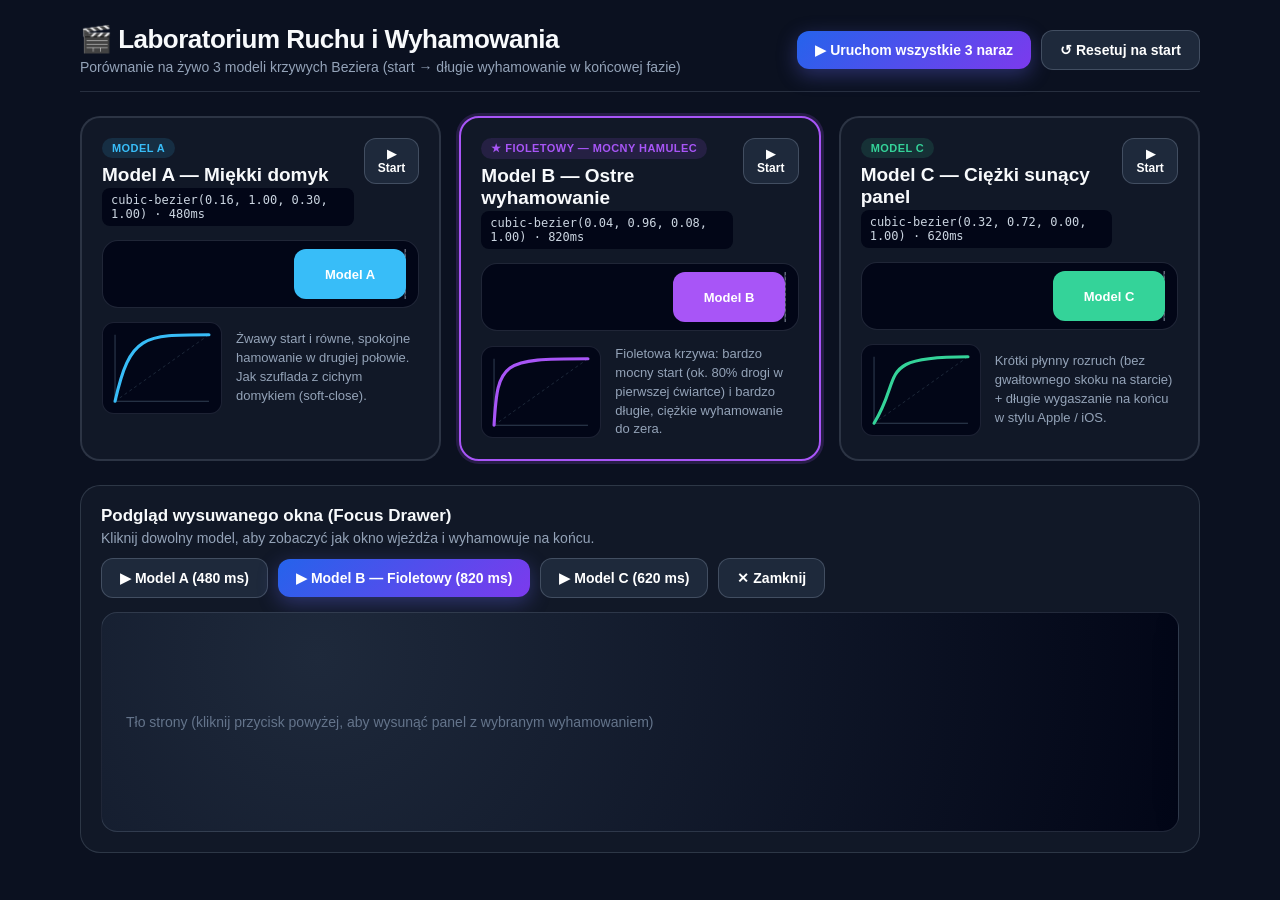
<file: motion-demo.html>
<!DOCTYPE html>
<html lang="pl">
<head>
  <meta charset="UTF-8" />
  <meta name="viewport" content="width=device-width, initial-scale=1.0" />
  <title>Laboratorium Ruchu i Wyhamowania — Porównanie Krzywych Beziera</title>
  <style>
    * { box-sizing: border-box; }
    body {
      margin: 0;
      font-family: -apple-system, BlinkMacSystemFont, "Segoe UI", Roboto, sans-serif;
      background: #0b1120;
      color: #f8fafc;
      padding: 24px;
      min-height: 100vh;
    }
    .wrap { max-width: 1120px; margin: 0 auto; }
    header {
      display: flex;
      flex-wrap: wrap;
      align-items: center;
      justify-content: space-between;
      gap: 16px;
      margin-bottom: 24px;
      padding-bottom: 16px;
      border-bottom: 1px solid rgba(148, 163, 184, 0.2);
    }
    h1 { margin: 0; font-size: 26px; font-weight: 800; letter-spacing: -0.02em; }
    .sub { color: #94a3b8; font-size: 14px; margin-top: 4px; }
    .controls { display: flex; flex-wrap: wrap; gap: 10px; align-items: center; }
    .btn {
      border: none;
      border-radius: 12px;
      padding: 11px 18px;
      font-size: 14px;
      font-weight: 700;
      cursor: pointer;
      color: #fff;
      background: linear-gradient(135deg, #2563eb, #7c3aed);
      box-shadow: 0 6px 20px rgba(99, 102, 241, 0.35);
    }
    .btn:hover { filter: brightness(1.08); }
    .btn-sec {
      background: #1e293b;
      border: 1px solid rgba(148, 163, 184, 0.3);
      box-shadow: none;
    }
    .grid {
      display: grid;
      grid-template-columns: repeat(auto-fit, minmax(320px, 1fr));
      gap: 18px;
      margin-bottom: 24px;
    }
    .card {
      background: #111827;
      border: 2px solid rgba(148, 163, 184, 0.2);
      border-radius: 20px;
      padding: 20px;
      display: flex;
      flex-direction: column;
      gap: 14px;
    }
    .card.is-b { border-color: #a855f7; box-shadow: 0 0 0 3px rgba(168, 85, 247, 0.18); }
    .card-head { display: flex; justify-content: space-between; align-items: flex-start; gap: 10px; }
    .badge {
      display: inline-block;
      padding: 4px 10px;
      border-radius: 999px;
      font-size: 11px;
      font-weight: 800;
      text-transform: uppercase;
      letter-spacing: 0.04em;
    }
    .title { font-size: 19px; font-weight: 800; margin: 6px 0 2px; }
    .code {
      font-family: ui-monospace, SFMono-Regular, Menlo, monospace;
      font-size: 12px;
      color: #cbd5e1;
      background: #020617;
      padding: 5px 9px;
      border-radius: 8px;
      display: inline-block;
    }
    .track {
      position: relative;
      height: 68px;
      background: #020617;
      border: 1px solid rgba(148, 163, 184, 0.2);
      border-radius: 16px;
      overflow: hidden;
      padding: 8px;
    }
    .track-finish {
      position: absolute;
      right: 12px;
      top: 8px;
      bottom: 8px;
      width: 2px;
      background: rgba(148, 163, 184, 0.3);
      border-right: 1px dashed rgba(248, 250, 252, 0.25);
    }
    .puck {
      width: 112px;
      height: 50px;
      border-radius: 12px;
      display: flex;
      align-items: center;
      justify-content: center;
      font-weight: 800;
      font-size: 13px;
      color: #fff;
      transform: translateX(0);
      will-change: transform;
    }
    .graph-row {
      display: flex;
      align-items: center;
      gap: 14px;
    }
    svg.curve {
      width: 120px;
      height: 92px;
      background: #020617;
      border-radius: 12px;
      border: 1px solid rgba(148, 163, 184, 0.18);
      flex-shrink: 0;
    }
    .desc { font-size: 13px; color: #94a3b8; line-height: 1.45; }
    .drawer-demo-wrap {
      background: #111827;
      border: 1px solid rgba(148, 163, 184, 0.22);
      border-radius: 20px;
      padding: 20px;
    }
    .drawer-stage {
      position: relative;
      height: 220px;
      background: radial-gradient(circle at 20% 20%, #1e293b, #020617);
      border-radius: 16px;
      overflow: hidden;
      margin-top: 14px;
      border: 1px solid rgba(148, 163, 184, 0.2);
      display: flex;
      align-items: center;
      padding-left: 24px;
      color: #64748b;
      font-size: 14px;
    }
    .demo-drawer {
      position: absolute;
      top: 12px;
      bottom: 12px;
      right: 12px;
      width: min(360px, 84%);
      background: #0f172a;
      border: 2px solid #a855f7;
      border-radius: 16px;
      padding: 18px 20px;
      box-shadow: -18px 0 42px rgba(0, 0, 0, 0.55);
      transform: translateX(115%);
      will-change: transform;
    }
    .demo-drawer.is-open { transform: translateX(0); }
    .demo-drawer h3 { margin: 0 0 6px; font-size: 17px; color: #fff; }
    .demo-drawer p { margin: 0; font-size: 13px; color: #cbd5e1; line-height: 1.45; }
  </style>
</head>
<body>
  <div class="wrap">
    <header>
      <div>
        <h1>🎬 Laboratorium Ruchu i Wyhamowania</h1>
        <div class="sub">Porównanie na żywo 3 modeli krzywych Beziera (start → długie wyhamowanie w końcowej fazie)</div>
      </div>
      <div class="controls">
        <button class="btn" id="play-all">▶ Uruchom wszystkie 3 naraz</button>
        <button class="btn btn-sec" id="reset-all">↺ Resetuj na start</button>
      </div>
    </header>

    <div class="grid" id="cards"></div>

    <div class="drawer-demo-wrap">
      <div style="display:flex;flex-wrap:wrap;align-items:center;justify-content:space-between;gap:12px">
        <div>
          <strong style="font-size:17px">Podgląd wysuwanego okna (Focus Drawer)</strong>
          <div class="sub" id="drawer-status">Kliknij dowolny model, aby zobaczyć jak okno wjeżdża i wyhamowuje na końcu.</div>
        </div>
        <div class="controls">
          <button class="btn btn-sec" data-drawer="A">▶ Model A (480 ms)</button>
          <button class="btn" data-drawer="B">▶ Model B — Fioletowy (820 ms)</button>
          <button class="btn btn-sec" data-drawer="C">▶ Model C (620 ms)</button>
          <button class="btn btn-sec" id="close-drawer">✕ Zamknij</button>
        </div>
      </div>
      <div class="drawer-stage">
        <div>Tło strony (kliknij przycisk powyżej, aby wysunąć panel z wybranym wyhamowaniem)</div>
        <div class="demo-drawer" id="demo-drawer">
          <h3 id="drawer-title">Model B — Ostre wyhamowanie</h3>
          <p id="drawer-desc">Szybki wjazd w pierwszych 25% czasu, a potem długie, aksamitne wyhamowanie ostatnich 15–20% drogi — bez szarpnięcia na końcu.</p>
          <div style="margin-top:12px"><span class="code" id="drawer-code">cubic-bezier(0.04, 0.96, 0.08, 1.00) · 820ms</span></div>
        </div>
      </div>
    </div>
  </div>

  <script>
    const MODELS = [
      {
        id: "A",
        name: "Model A — Miękki domyk",
        color: "#38bdf8",
        ease: "cubic-bezier(0.16, 1.00, 0.30, 1.00)",
        pts: [0.16, 1.0, 0.30, 1.0],
        duration: 480,
        desc: "Żwawy start i równe, spokojne hamowanie w drugiej połowie. Jak szuflada z cichym domykiem (soft-close)."
      },
      {
        id: "B",
        name: "Model B — Ostre wyhamowanie",
        color: "#a855f7",
        ease: "cubic-bezier(0.04, 0.96, 0.08, 1.00)",
        pts: [0.04, 0.96, 0.08, 1.0],
        duration: 820,
        desc: "Fioletowa krzywa: bardzo mocny start (ok. 80% drogi w pierwszej ćwiartce) i bardzo długie, ciężkie wyhamowanie do zera."
      },
      {
        id: "C",
        name: "Model C — Ciężki sunący panel",
        color: "#34d399",
        ease: "cubic-bezier(0.32, 0.72, 0.00, 1.00)",
        pts: [0.32, 0.72, 0.00, 1.0],
        duration: 620,
        desc: "Krótki płynny rozruch (bez gwałtownego skoku na starcie) + długie wygaszanie na końcu w stylu Apple / iOS."
      }
    ];

    const cardsEl = document.getElementById("cards");

    function buildCurvePath([x1, y1, x2, y2]) {
      const sx = (x) => 12 + x * 96;
      const sy = (y) => 80 - y * 68;
      return `M ${sx(0)} ${sy(0)} C ${sx(x1)} ${sy(y1)}, ${sx(x2)} ${sy(y2)}, ${sx(1)} ${sy(1)}`;
    }

    MODELS.forEach((m) => {
      const card = document.createElement("div");
      card.className = `card ${m.id === "B" ? "is-b" : ""}`;
      card.innerHTML = `
        <div class="card-head">
          <div>
            <span class="badge" style="background:${m.color}22;color:${m.color}">${m.id === "B" ? "★ Fioletowy — Mocny hamulec" : "Model " + m.id}</span>
            <div class="title">${m.name}</div>
            <span class="code">${m.ease} · ${m.duration}ms</span>
          </div>
          <button class="btn btn-sec" data-play="${m.id}" style="padding:8px 12px;font-size:12px">▶ Start</button>
        </div>
        <div class="track" id="track-${m.id}">
          <div class="track-finish"></div>
          <div class="puck" id="puck-${m.id}" style="background:${m.color}">Model ${m.id}</div>
        </div>
        <div class="graph-row">
          <svg class="curve" viewBox="0 0 120 92">
            <line x1="12" y1="80" x2="108" y2="80" stroke="#334155" stroke-width="1"/>
            <line x1="12" y1="12" x2="12" y2="80" stroke="#334155" stroke-width="1"/>
            <line x1="12" y1="80" x2="108" y2="12" stroke="#1e293b" stroke-dasharray="3 3" stroke-width="1"/>
            <path d="${buildCurvePath(m.pts)}" fill="none" stroke="${m.color}" stroke-width="3.2" stroke-linecap="round"/>
          </svg>
          <div class="desc">${m.desc}</div>
        </div>
      `;
      cardsEl.appendChild(card);
    });

    function runPuck(m) {
      const track = document.getElementById(`track-${m.id}`);
      const puck = document.getElementById(`puck-${m.id}`);
      const dist = Math.max(40, track.clientWidth - puck.clientWidth - 20);
      puck.style.transition = "none";
      puck.style.transform = "translateX(0px)";
      void puck.offsetWidth;
      requestAnimationFrame(() => {
        puck.style.transition = `transform ${m.duration}ms ${m.ease}`;
        puck.style.transform = `translateX(${dist}px)`;
      });
    }

    function resetAll() {
      MODELS.forEach((m) => {
        const puck = document.getElementById(`puck-${m.id}`);
        puck.style.transition = "none";
        puck.style.transform = "translateX(0px)";
      });
    }

    document.getElementById("play-all").addEventListener("click", () => MODELS.forEach(runPuck));
    document.getElementById("reset-all").addEventListener("click", resetAll);
    document.querySelectorAll("[data-play]").forEach((btn) => {
      btn.addEventListener("click", () => {
        const m = MODELS.find((x) => x.id === btn.dataset.play);
        if (m) runPuck(m);
      });
    });

    const drawer = document.getElementById("demo-drawer");
    const dTitle = document.getElementById("drawer-title");
    const dDesc = document.getElementById("drawer-desc");
    const dCode = document.getElementById("drawer-code");
    const dStatus = document.getElementById("drawer-status");

    document.querySelectorAll("[data-drawer]").forEach((btn) => {
      btn.addEventListener("click", () => {
        const m = MODELS.find((x) => x.id === btn.dataset.drawer);
        if (!m) return;
        drawer.style.transition = "none";
        drawer.classList.remove("is-open");
        drawer.style.borderColor = m.color;
        dTitle.textContent = m.name;
        dDesc.textContent = m.desc;
        dCode.textContent = `${m.ease} · ${m.duration}ms`;
        dStatus.textContent = `Odtwarzam: ${m.name} (${m.duration} ms)`;
        void drawer.offsetWidth;
        requestAnimationFrame(() => {
          drawer.style.transition = `transform ${m.duration}ms ${m.ease}`;
          drawer.classList.add("is-open");
        });
      });
    });

    document.getElementById("close-drawer").addEventListener("click", () => {
      drawer.style.transition = "transform 320ms cubic-bezier(0.4, 0, 1, 1)";
      drawer.classList.remove("is-open");
    });

    // Auto-run once on load so the user sees the comparison immediately
    setTimeout(() => MODELS.forEach(runPuck), 450);
  </script>
</body>
</html>
</file>
